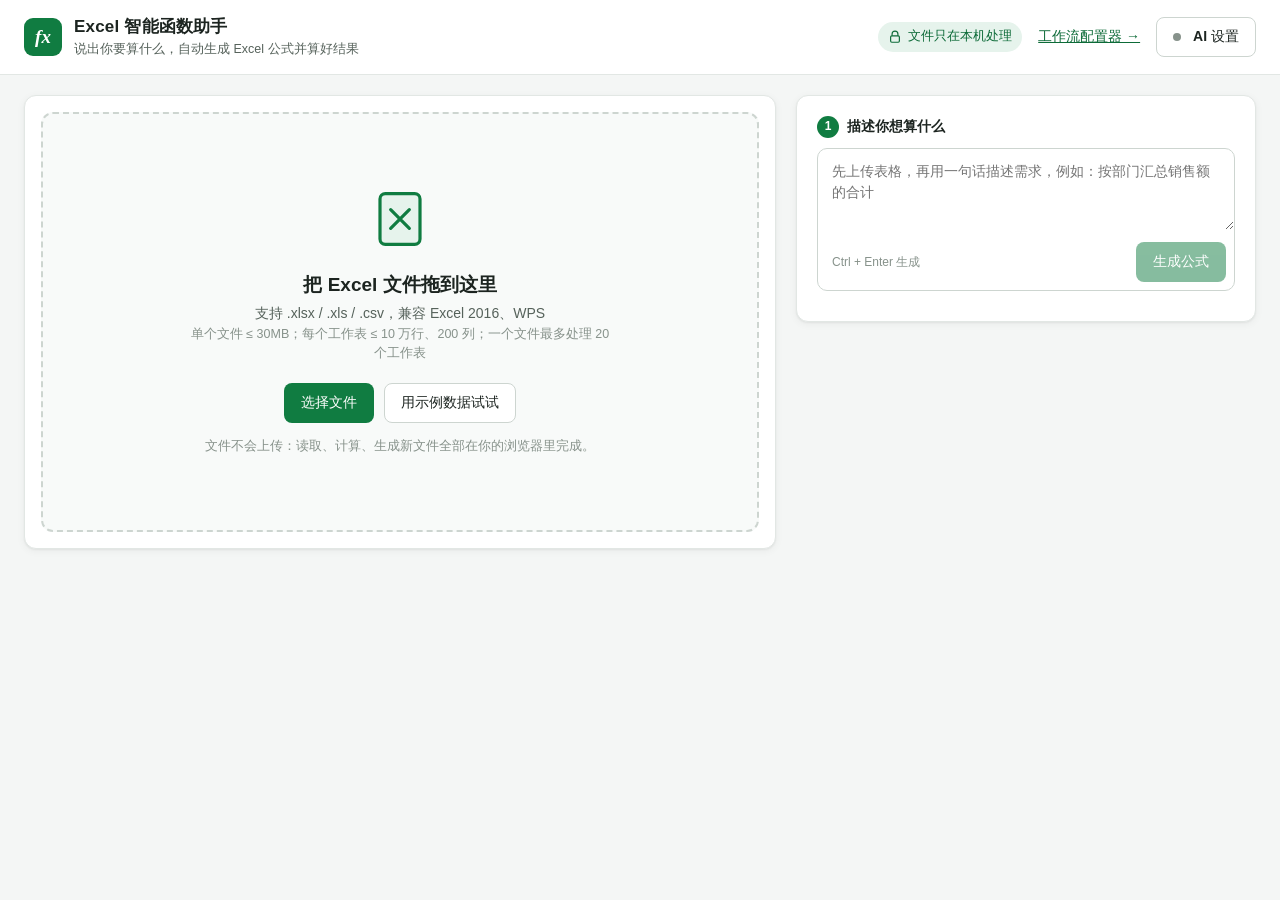
<file: index.html>
<!doctype html>
<html lang="zh-CN">
<head>
  <meta charset="utf-8">
  <meta name="viewport" content="width=device-width, initial-scale=1">
  <title>Excel 智能函数助手</title>
  <link rel="icon" href="data:image/svg+xml,%3Csvg xmlns='http://www.w3.org/2000/svg' viewBox='0 0 32 32'%3E%3Crect width='32' height='32' rx='7' fill='%23107c41'/%3E%3Ctext x='16' y='22' font-family='Georgia,serif' font-style='italic' font-size='16' fill='white' text-anchor='middle'%3Efx%3C/text%3E%3C/svg%3E">
  <link rel="stylesheet" href="css/app.css">
</head>
<body>
  <header class="topbar">
    <div class="brand">
      <span class="logo" aria-hidden="true">fx</span>
      <div>
        <h1>Excel 智能函数助手</h1>
        <p>说出你要算什么，自动生成 Excel 公式并算好结果</p>
      </div>
    </div>
    <div class="topbar-right">
      <span class="privacy" title="文件只在你的浏览器里读取和计算，不会上传到任何服务器">
        <svg viewBox="0 0 24 24" aria-hidden="true"><path d="M7 10V7a5 5 0 0 1 10 0v3"/><rect x="4.5" y="10" width="15" height="11" rx="2"/></svg>
        文件只在本机处理
      </span>
      <a class="btn btn-text" href="workflow.html" title="多文件、多步骤的重复处理：配置一次，以后在本机一键执行">工作流配置器 →</a>
      <button id="btnSettings" class="btn btn-ghost" type="button">
        <span class="ai-dot" id="aiDot"></span><span id="aiLabel">AI 设置</span>
      </button>
    </div>
  </header>

  <main class="layout">
    <!-- 数据区 -->
    <section class="panel data-panel" aria-label="数据">
      <div id="dropzone" class="dropzone" tabindex="0">
        <input type="file" id="fileInput" accept=".xlsx,.xlsm,.xls,.csv,.tsv,.txt" hidden>
        <div class="drop-inner">
          <div class="drop-icon" aria-hidden="true">
            <svg viewBox="0 0 48 48"><rect x="9" y="5" width="30" height="38" rx="4"/><path d="M17 17l14 14M31 17L17 31"/></svg>
          </div>
          <h2>把 Excel 文件拖到这里</h2>
          <p>支持 .xlsx / .xls / .csv，兼容 Excel 2016、WPS</p>
          <p class="drop-note" id="limitNote"></p>
          <div class="drop-actions">
            <button class="btn btn-primary" id="btnPick" type="button">选择文件</button>
            <button class="btn btn-ghost" id="btnSample" type="button">用示例数据试试</button>
          </div>
          <p class="drop-note">文件不会上传：读取、计算、生成新文件全部在你的浏览器里完成。</p>
        </div>
      </div>

      <div id="dataView" class="data-view" hidden>
        <div class="file-bar">
          <div class="file-info">
            <span class="file-icon" aria-hidden="true">xlsx</span>
            <div>
              <div class="file-name" id="fileName"></div>
              <div class="file-meta" id="fileMeta"></div>
            </div>
          </div>
          <button class="btn btn-ghost btn-sm" id="btnReplace" type="button">更换文件</button>
        </div>
        <div class="sheet-tabs" id="sheetTabs" role="tablist"></div>
        <div class="sheet-meta" id="sheetMeta"></div>
        <div class="table-wrap" id="tableWrap"></div>
      </div>
    </section>

    <!-- 助手区 -->
    <section class="panel assist-panel" aria-label="生成公式">
      <div class="step">
        <div class="step-title"><span class="step-no">1</span>描述你想算什么</div>
        <div class="ask-box" id="askBox">
          <textarea id="reqInput" rows="3" placeholder="先上传表格，再用一句话描述需求，例如：按部门汇总销售额的合计" disabled></textarea>
          <div class="ask-foot">
            <span class="hint" id="askHint">Ctrl + Enter 生成</span>
            <button class="btn btn-primary" id="btnGenerate" type="button" disabled>生成公式</button>
          </div>
        </div>
        <div class="chips" id="exampleChips"></div>
      </div>

      <div id="resultArea" class="result-area" aria-live="polite"></div>

      <div class="step" id="appliedStep" hidden>
        <div class="step-title"><span class="step-no">2</span>已添加的计算 <span class="count" id="appliedCount"></span></div>
        <ul class="applied" id="appliedList"></ul>
      </div>

      <div class="step" id="exportStep" hidden>
        <div class="step-title"><span class="step-no">3</span>下载结果</div>
        <div class="seg" role="radiogroup" aria-label="输出模式">
          <button type="button" role="radio" class="seg-btn active" data-mode="value" aria-checked="true">结果值</button>
          <button type="button" role="radio" class="seg-btn" data-mode="formula" aria-checked="false">公式</button>
        </div>
        <p class="mode-desc" id="modeDesc"></p>
        <button class="btn btn-primary btn-block" id="btnDownload" type="button">下载 .xlsx</button>
        <p class="export-note" id="exportNote"></p>
      </div>
    </section>
  </main>

  <dialog id="settingsDlg" class="dialog">
    <form method="dialog" id="settingsForm">
      <h2>AI 设置 <span class="muted">（可选）</span></h2>
      <p class="dlg-intro">常见需求用内置模板就能完成，不需要 AI。遇到模板理解不了的需求，可以接入国内大模型生成公式（需要你自己的 API Key，按用量计费）。</p>
      <label class="field">
        <span>服务商</span>
        <select id="setProvider"></select>
      </label>
      <label class="field">
        <span id="keyLabel">API Key</span>
        <input type="password" id="setKey" autocomplete="off" placeholder="sk-…" spellcheck="false">
        <small id="keyWhere"></small>
      </label>
      <label class="field">
        <span>模型</span>
        <select id="setModel"></select>
      </label>
      <label class="field" id="customModelField" hidden>
        <span>模型名称</span>
        <input type="text" id="setCustomModel" placeholder="填写服务商文档中的模型名" spellcheck="false">
      </label>
      <details class="adv">
        <summary>高级</summary>
        <label class="field" id="wsField">
          <span>工作空间 ID（可选）</span>
          <input type="text" id="setWorkspace" placeholder="百炼要求使用工作空间专属地址时填写" spellcheck="false">
        </label>
        <label class="field">
          <span>接口地址（留空使用官方地址）</span>
          <input type="url" id="setBase" spellcheck="false">
        </label>
      </details>
      <label class="field">
        <span>每天最多调用 AI 次数（0 表示不限）</span>
        <input type="number" id="setDaily" min="0" max="10000" step="1" inputmode="numeric">
        <small id="usageLine"></small>
      </label>
      <label class="check">
        <input type="checkbox" id="setSamples">
        <span>把每列的少量示例值一起发给 AI（理解更准确；关闭后只发送列名和类型）</span>
      </label>
      <p class="dlg-privacy">使用 AI 时，会把<b>列名、数据类型、行数</b>、你写的<b>需求</b>（以及勾选时的少量示例值）发送给所选服务商（DeepSeek 或阿里云）；文件本身不会上传。身份证号、手机号、姓名这类列始终不发送示例值。</p>
      <div class="dlg-actions">
        <button type="button" class="btn btn-ghost" id="btnClearKey">清除 Key</button>
        <span class="spacer"></span>
        <button type="button" class="btn btn-ghost" id="btnCancelSet">取消</button>
        <button type="submit" class="btn btn-primary" id="btnSaveSet">保存</button>
      </div>
    </form>
  </dialog>

  <div class="toast" id="toast" role="status" aria-live="polite"></div>

  <script src="vendor/xlsx.full.min.js"></script>
  <script src="vendor/exceljs.min.js"></script>
  <script src="vendor/hyperformula.full.min.js"></script>
  <script src="js/limits.js"></script>
  <script src="js/util.js"></script>
  <script src="js/functions.js"></script>
  <script src="js/formula.js"></script>
  <script src="js/hf-plugins.js"></script>
  <script src="js/workbook.js"></script>
  <script src="js/templates.js"></script>
  <script src="js/llm.js"></script>
  <script src="js/exporter.js"></script>
  <script src="js/samples.js"></script>
  <script src="js/app.js"></script>
</body>
</html>
</file>
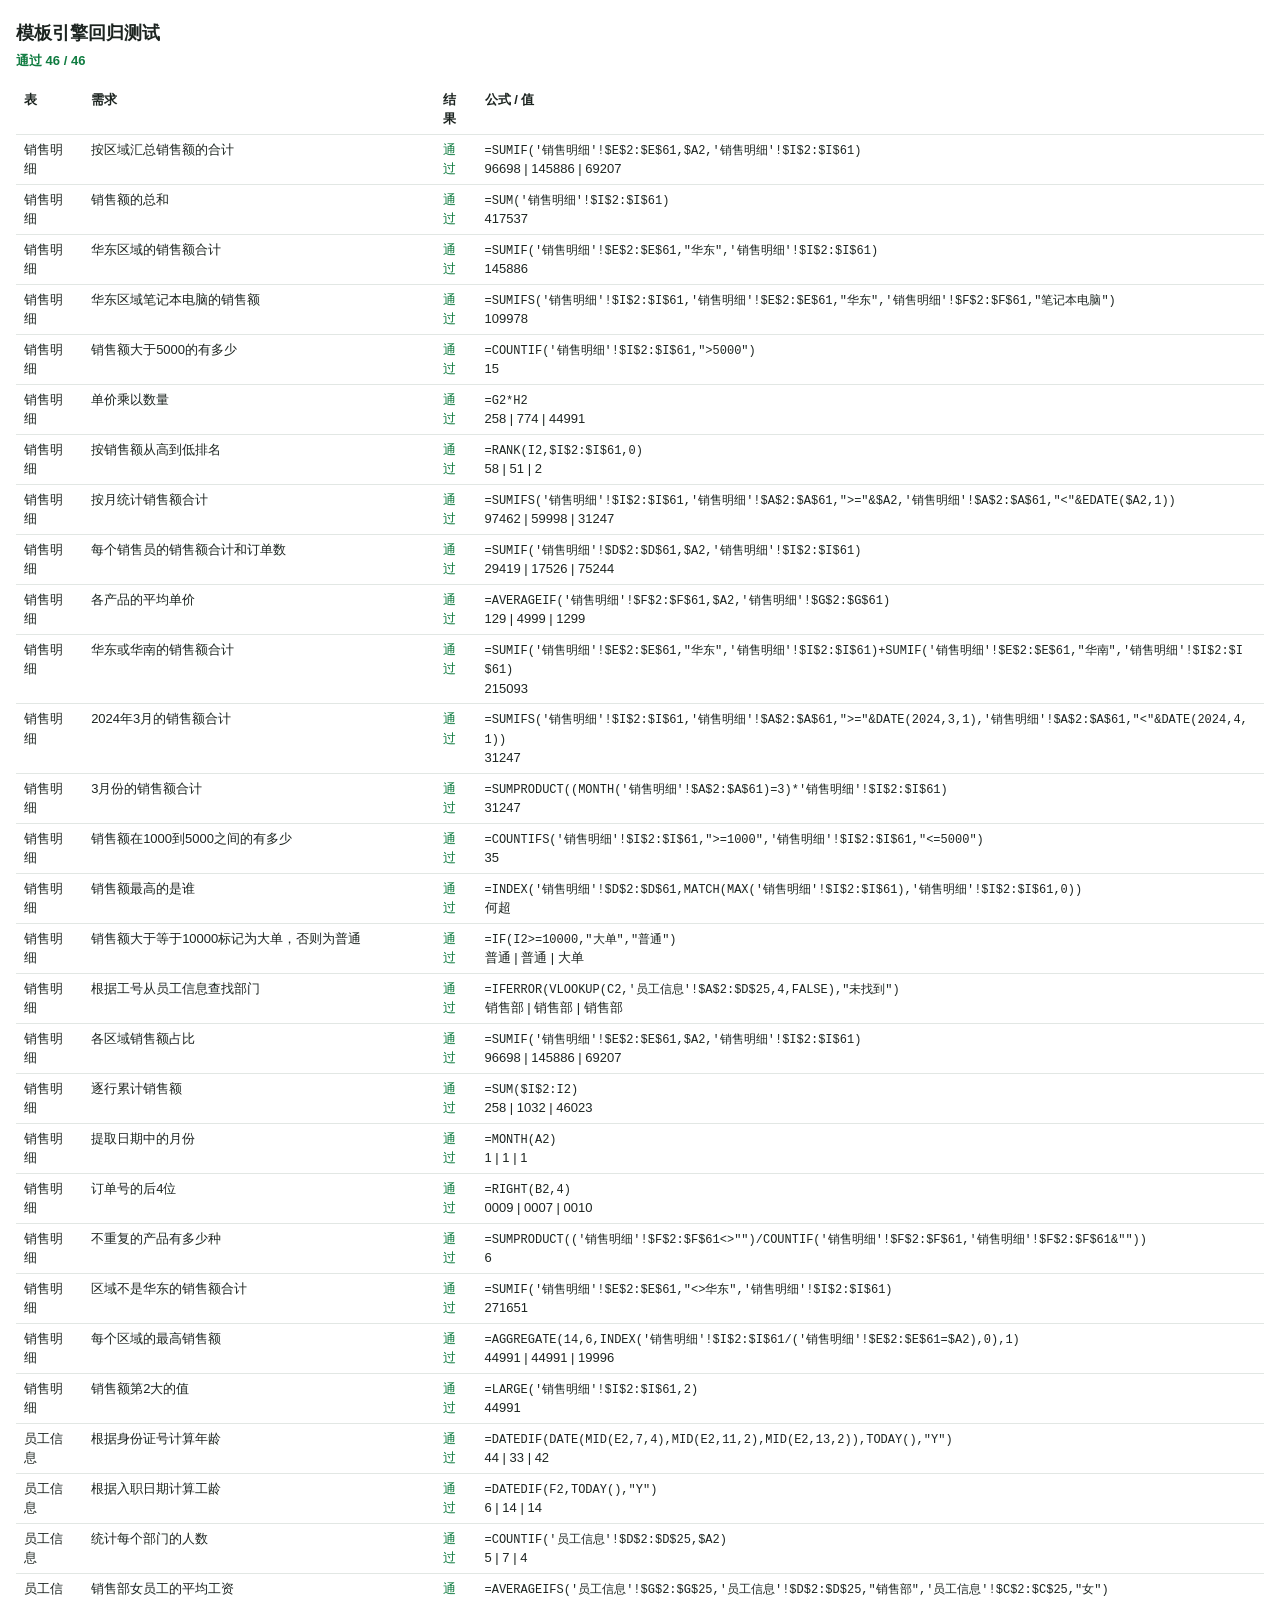
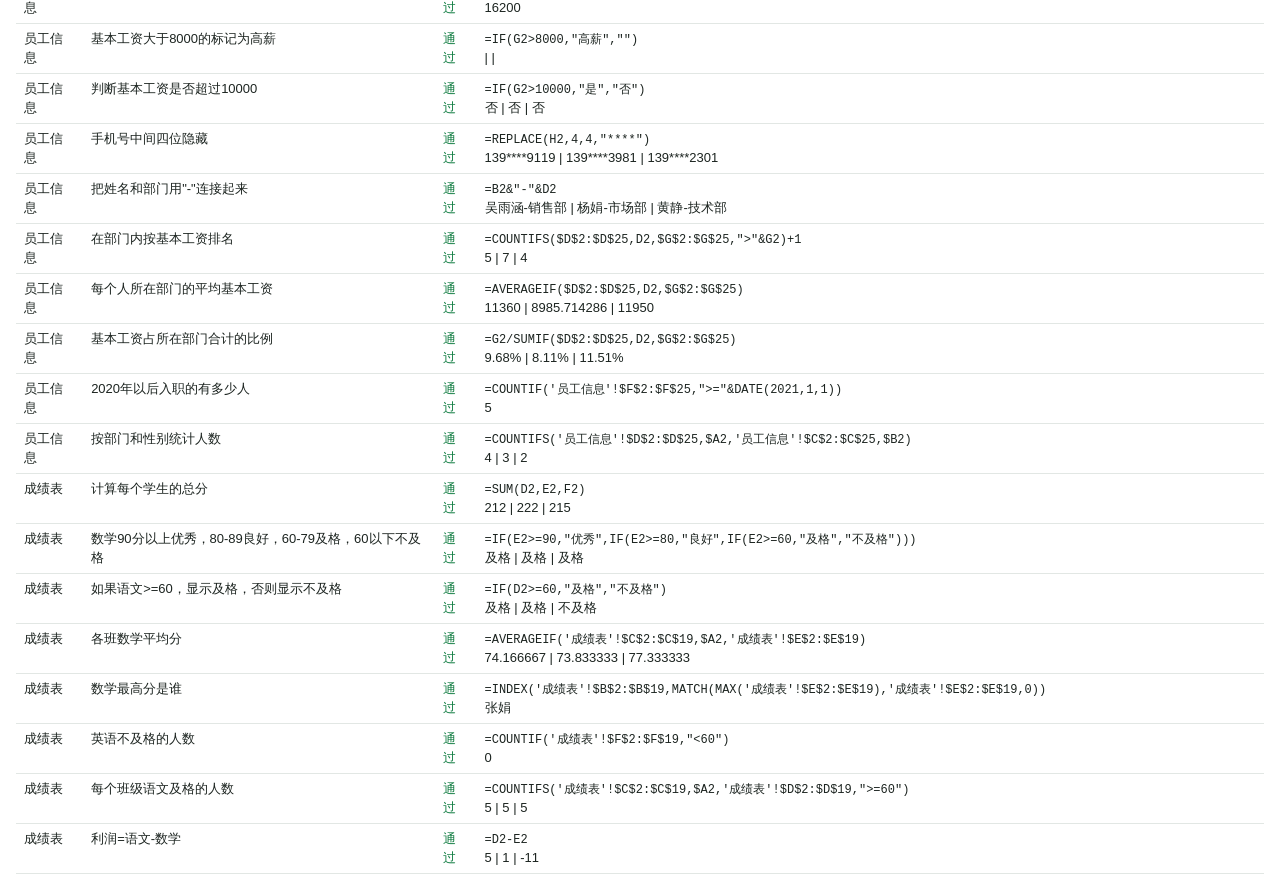
<file: tests.html>
<!doctype html>
<html lang="zh-CN">
<head>
  <meta charset="utf-8">
  <meta name="viewport" content="width=device-width, initial-scale=1">
  <title>模板回归测试</title>
  <style>
    :root { --ok: #107c41; --bad: #b42318; --bg: #fff; --text: #1c2420; --line: #e2e7e4; }
    @media (prefers-color-scheme: dark) { :root:not([data-theme="light"]) { --bg: #161a18; --text: #e6ebe8; --line: #2c3430; --ok: #4ccb84; --bad: #f2877d; } }
    :root[data-theme="dark"] { --bg: #161a18; --text: #e6ebe8; --line: #2c3430; --ok: #4ccb84; --bad: #f2877d; }
    body { margin: 0; padding: 20px 16px; background: var(--bg); color: var(--text); font: 13px/1.5 -apple-system, "Segoe UI", "Microsoft YaHei", sans-serif; }
    h1 { font-size: 18px; margin: 0 0 4px; }
    #sum { margin: 0 0 14px; font-weight: 600; }
    .wrap { overflow-x: auto; }
    table { border-collapse: collapse; width: 100%; }
    td, th { border-bottom: 1px solid var(--line); padding: 5px 8px; text-align: left; vertical-align: top; }
    code { font: 12px Consolas, monospace; word-break: break-all; }
    .ok { color: var(--ok); } .bad { color: var(--bad); font-weight: 600; }
  </style>
</head>
<body>
  <h1>模板引擎回归测试</h1>
  <p id="sum">运行中…</p>
  <div class="wrap"><table><thead><tr><th>表</th><th>需求</th><th>结果</th><th>公式 / 值</th></tr></thead><tbody id="rows"></tbody></table></div>

  <script src="vendor/xlsx.full.min.js"></script>
  <script src="vendor/exceljs.min.js"></script>
  <script src="vendor/hyperformula.full.min.js"></script>
  <script src="js/limits.js"></script>
  <script src="js/util.js"></script>
  <script src="js/functions.js"></script>
  <script src="js/formula.js"></script>
  <script src="js/hf-plugins.js"></script>
  <script src="js/workbook.js"></script>
  <script src="js/templates.js"></script>
  <script src="js/samples.js"></script>
  <script>
  (async function () {
    // [工作表, 需求, 期望类型, 期望公式（正则，匹配第一条公式）]
    const S = '销售明细', E = '员工信息', G = '成绩表';
    const CASES = [
      [S, '按区域汇总销售额的合计', 'group', /^=SUMIF\(.*\$E\$2:\$E\$61,\$A2,.*\$I\$2:\$I\$61\)$/],
      [S, '销售额的总和', 'scalar', /^=SUM\(.*\$I\$2:\$I\$61\)$/],
      [S, '华东区域的销售额合计', 'scalar', /^=SUMIF\(.*"华东"/],
      [S, '华东区域笔记本电脑的销售额', 'scalar', /^=SUMIFS\(.*"华东".*"笔记本电脑"/],
      [S, '销售额大于5000的有多少', 'scalar', /^=COUNTIF\(.*">5000"\)$/],
      [S, '单价乘以数量', 'column', /^=G2\*H2$/],
      [S, '按销售额从高到低排名', 'column', /^=RANK\(I2,\$I\$2:\$I\$61,0\)$/],
      [S, '按月统计销售额合计', 'group', /EDATE\(\$A2,1\)/],
      [S, '每个销售员的销售额合计和订单数', 'group', /^=SUMIF\(/],
      [S, '各产品的平均单价', 'group', /^=AVERAGEIF\(/],
      [S, '华东或华南的销售额合计', 'scalar', /"华东".*\+SUMIF\(.*"华南"/],
      [S, '2024年3月的销售额合计', 'scalar', /DATE\(2024,3,1\).*DATE\(2024,4,1\)/],
      [S, '3月份的销售额合计', 'scalar', /^=SUMPRODUCT\(\(MONTH\(/],
      [S, '销售额在1000到5000之间的有多少', 'scalar', /^=COUNTIFS\(.*">=1000".*"<=5000"/],
      [S, '销售额最高的是谁', 'scalar', /^=INDEX\(.*MATCH\(MAX\(/],
      [S, '销售额大于等于10000标记为大单，否则为普通', 'column', /^=IF\(I2>=10000,"大单","普通"\)$/],
      [S, '根据工号从员工信息查找部门', 'column', /^=IFERROR\(VLOOKUP\(C2,'员工信息'!\$A\$2:\$D\$25,4,FALSE\),"未找到"\)$/],
      [S, '各区域销售额占比', 'group', /^=SUMIF\(/],
      [S, '逐行累计销售额', 'column', /^=SUM\(\$I\$2:I2\)$/],
      [S, '提取日期中的月份', 'column', /^=MONTH\(A2\)$/],
      [S, '订单号的后4位', 'column', /^=RIGHT\(B2,4\)$/],
      [S, '不重复的产品有多少种', 'scalar', /^=SUMPRODUCT\(\(.*<>""\)\/COUNTIF\(/],
      [S, '区域不是华东的销售额合计', 'scalar', /"<>华东"/],
      [S, '每个区域的最高销售额', 'group', /^=AGGREGATE\(14,6,/],
      [S, '销售额第2大的值', 'scalar', /^=LARGE\(.*,2\)$/],
      [E, '根据身份证号计算年龄', 'column', /^=DATEDIF\(DATE\(MID\(E2,7,4\)/],
      [E, '根据入职日期计算工龄', 'column', /^=DATEDIF\(F2,TODAY\(\),"Y"\)$/],
      [E, '统计每个部门的人数', 'group', /^=COUNTIF\(.*\$D\$2:\$D\$25,\$A2\)$/],
      [E, '销售部女员工的平均工资', 'scalar', /^=AVERAGEIFS\(.*"销售部".*"女"/],
      [E, '基本工资大于8000的标记为高薪', 'column', /^=IF\(G2>8000,"高薪",""\)$/],
      [E, '判断基本工资是否超过10000', 'column', /^=IF\(G2>10000,"是","否"\)$/],
      [E, '手机号中间四位隐藏', 'column', /^=REPLACE\(H2,4,4,"\*\*\*\*"\)$/],
      [E, '把姓名和部门用"-"连接起来', 'column', /^=B2&"-"&D2$/],
      [E, '在部门内按基本工资排名', 'column', /^=COUNTIFS\(\$D\$2:\$D\$25,D2,\$G\$2:\$G\$25,">"&G2\)\+1$/],
      [E, '每个人所在部门的平均基本工资', 'column', /^=AVERAGEIF\(\$D\$2:\$D\$25,D2,\$G\$2:\$G\$25\)$/],
      [E, '基本工资占所在部门合计的比例', 'column', /^=G2\/SUMIF\(/],
      [E, '2020年以后入职的有多少人', 'scalar', /DATE\(2021,1,1\)/],
      [E, '按部门和性别统计人数', 'group', /^=COUNTIFS\(.*\$A2.*\$B2\)$/],
      [G, '计算每个学生的总分', 'column', /^=SUM\(D2,E2,F2\)$/],
      [G, '数学90分以上优秀，80-89良好，60-79及格，60以下不及格', 'column', /^=IF\(E2>=90,"优秀",IF\(E2>=80,"良好",IF\(E2>=60,"及格","不及格"\)\)\)$/],
      [G, '如果语文>=60，显示及格，否则显示不及格', 'column', /^=IF\(D2>=60,"及格","不及格"\)$/],
      [G, '各班数学平均分', 'group', /^=AVERAGEIF\(/],
      [G, '数学最高分是谁', 'scalar', /^=INDEX\(/],
      [G, '英语不及格的人数', 'scalar', /"<60"/],
      [G, '每个班级语文及格的人数', 'group', /^=COUNTIFS\(.*">=60"\)$/],
      [G, '利润=语文-数学', 'column', /^=D2-E2$/],
    ];
    const buf = EFA.Samples.buildSampleWorkbook();
    const wb = EFA.Workbook.fromBuffer(buf, '示例数据.xlsx', 'xlsx');
    const tbody = document.getElementById('rows');
    let pass = 0;
    for (const [sn, req, kind, re] of CASES) {
      const sheet = wb.sheets.find(s => s.name === sn);
      let ok = false, detail = '';
      try {
        const plan = EFA.Templates.match(req, wb, sheet).plan;
        if (!plan) detail = '没有匹配到模板';
        else {
          const op = EFA.Workbook.applyPending(wb, plan);
          const f = op.outputs[0].sampleFormula;
          const v = op.outputs[0].values.slice(0, 3).map(x => EFA.Workbook.formatValue(x, op.outputs[0].format)).join(' | ');
          ok = op.kind === kind && re.test(f) && !op.outputs.some(o => o.errors.counts['#ERROR!'] || o.errors.counts['#NAME?']);
          detail = '<code>' + EFA.U.escapeHtml(f) + '</code><br>' + EFA.U.escapeHtml(v) + (op.kind !== kind ? '<br>类型：' + op.kind + '（期望 ' + kind + '）' : '');
          EFA.Workbook.discardPending(wb);
        }
      } catch (e) { detail = '出错：' + EFA.U.escapeHtml(e.message); EFA.Workbook.discardPending(wb); }
      if (ok) pass++;
      tbody.insertAdjacentHTML('beforeend', '<tr><td>' + sn + '</td><td>' + EFA.U.escapeHtml(req) + '</td><td class="' + (ok ? 'ok">通过' : 'bad">失败') + '</td><td>' + detail + '</td></tr>');
    }
    const sum = document.getElementById('sum');
    sum.textContent = '通过 ' + pass + ' / ' + CASES.length;
    sum.className = pass === CASES.length ? 'ok' : 'bad';
    window.TEST_RESULT = { pass, total: CASES.length };
  })();
  </script>
</body>
</html>
</file>
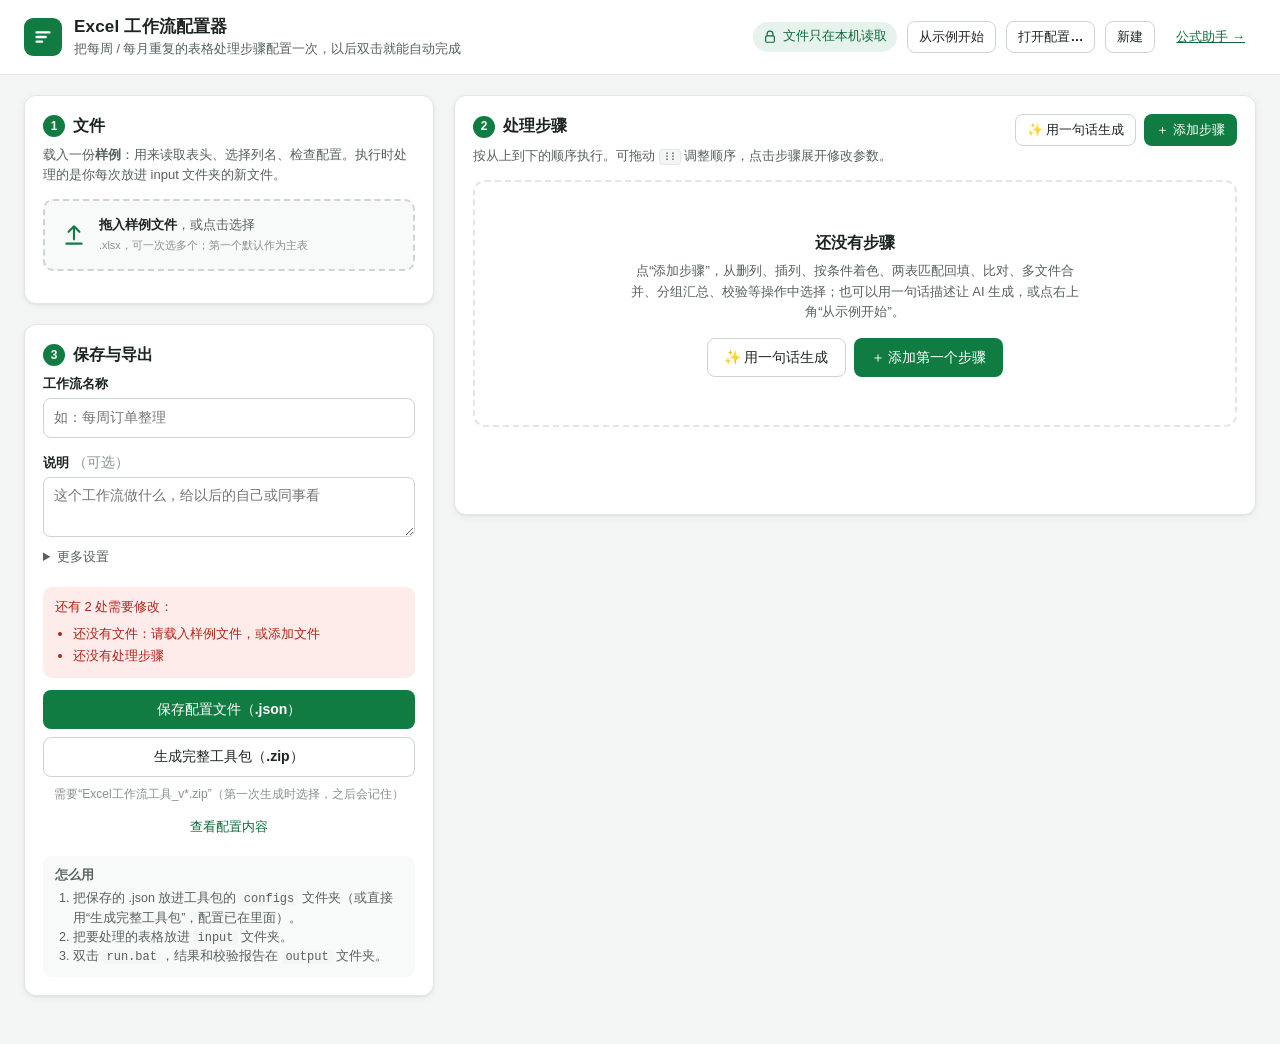
<file: workflow.html>
<!doctype html>
<html lang="zh-CN">
<head>
  <meta charset="utf-8">
  <meta name="viewport" content="width=device-width, initial-scale=1">
  <title>Excel 工作流配置器</title>
  <link rel="icon" href="data:image/svg+xml,%3Csvg xmlns='http://www.w3.org/2000/svg' viewBox='0 0 32 32'%3E%3Crect width='32' height='32' rx='7' fill='%23107c41'/%3E%3Cpath d='M9 10h14M9 16h10M9 22h6' stroke='white' stroke-width='2.6' stroke-linecap='round'/%3E%3C/svg%3E">
  <link rel="stylesheet" href="css/app.css">
  <link rel="stylesheet" href="css/workflow.css">
</head>
<body>
  <header class="topbar">
    <div class="brand">
      <span class="logo wf-logo" aria-hidden="true">
        <svg viewBox="0 0 24 24"><path d="M5 7h14M5 12h10M5 17h6"/></svg>
      </span>
      <div>
        <h1>Excel 工作流配置器</h1>
        <p>把每周 / 每月重复的表格处理步骤配置一次，以后双击就能自动完成</p>
      </div>
    </div>
    <div class="topbar-right">
      <span class="privacy" title="样例文件只在你的浏览器里读取表头等结构，不会上传到任何服务器">
        <svg viewBox="0 0 24 24" aria-hidden="true"><path d="M7 10V7a5 5 0 0 1 10 0v3"/><rect x="4.5" y="10" width="15" height="11" rx="2"/></svg>
        文件只在本机读取
      </span>
      <details class="menu" id="exampleMenu">
        <summary class="btn btn-ghost btn-sm">从示例开始</summary>
        <div class="menu-pop" id="exampleList"></div>
      </details>
      <button id="btnOpen" class="btn btn-ghost btn-sm" type="button">打开配置…</button>
      <button id="btnNew" class="btn btn-ghost btn-sm" type="button">新建</button>
      <a class="btn btn-text btn-sm" href="index.html" id="linkV1">公式助手 →</a>
      <input type="file" id="openInput" accept=".json,application/json" hidden>
    </div>
  </header>

  <main class="wf-layout">
    <!-- ① 文件 -->
    <section class="panel wf-panel area-files" aria-labelledby="hFiles">
      <h2 class="panel-title" id="hFiles"><span class="step-no">1</span>文件<span class="count" id="fileCount"></span></h2>
      <p class="panel-intro">载入一份<b>样例</b>：用来读取表头、选择列名、检查配置。执行时处理的是你每次放进 input 文件夹的新文件。</p>
      <div id="fileDrop" class="drop-mini" tabindex="0" role="button" aria-label="选择或拖入样例 Excel 文件">
        <input type="file" id="fileInput" accept=".xlsx,.xlsm" multiple hidden>
        <svg viewBox="0 0 24 24" aria-hidden="true"><path d="M12 16V4M7 9l5-5 5 5M5 20h14"/></svg>
        <div><b>拖入样例文件</b>，或点击选择<br><small>.xlsx，可一次选多个；第一个默认作为主表</small></div>
      </div>
      <div id="fileList" class="file-list"></div>
    </section>

    <!-- ② 步骤 -->
    <section class="panel wf-panel area-steps" aria-labelledby="hSteps">
      <div class="panel-head">
        <h2 class="panel-title" id="hSteps"><span class="step-no">2</span>处理步骤<span class="count" id="stepCount"></span></h2>
        <div class="row">
          <button id="btnAi" class="btn btn-ghost btn-sm" type="button" title="用一句话描述流程，由 AI 生成步骤，确认后加入（需要 API Key）">✨ 用一句话生成</button>
          <button id="btnAddStep" class="btn btn-primary btn-sm" type="button">＋ 添加步骤</button>
        </div>
      </div>
      <p class="panel-intro">按从上到下的顺序执行。可拖动 <span class="kbd">⋮⋮</span> 调整顺序，点击步骤展开修改参数。</p>
      <ol id="stepList" class="step-list"></ol>
      <div id="stepsEmpty" class="steps-empty" hidden>
        <h3>还没有步骤</h3>
        <p>点“添加步骤”，从删列、插列、按条件着色、两表匹配回填、比对、多文件合并、分组汇总、校验等操作中选择；也可以用一句话描述让 AI 生成，或点右上角“从示例开始”。</p>
        <div class="row" style="justify-content:center">
          <button class="btn btn-ghost" type="button" id="btnAiFirst">✨ 用一句话生成</button>
          <button class="btn btn-primary" type="button" id="btnAddFirst">＋ 添加第一个步骤</button>
        </div>
      </div>
    </section>

    <!-- ③ 导出 -->
    <section class="panel wf-panel area-export" aria-labelledby="hExport">
      <h2 class="panel-title" id="hExport"><span class="step-no">3</span>保存与导出</h2>
      <label class="field"><span>工作流名称</span><input id="cfgName" placeholder="如：每周订单整理"></label>
      <label class="field"><span>说明 <span class="muted">（可选）</span></span><textarea id="cfgDesc" rows="2" placeholder="这个工作流做什么，给以后的自己或同事看"></textarea></label>
      <details class="adv">
        <summary>更多设置</summary>
        <label class="field"><span>结果文件名</span><input id="cfgOutput" class="mono" placeholder="{main}_处理结果_{time}.xlsx">
          <small>{main} 主表文件名 · {name} 工作流名称 · {date} 日期 · {time} 日期时间</small></label>
        <label class="field"><span>公式重算校验</span>
          <select id="cfgRecalc">
            <option value="auto">自动：本机有 Excel/WPS 就重算并检查错误值（推荐）</option>
            <option value="off">关闭：只检查公式写法</option>
            <option value="required">必须：没有 Excel/WPS 就报错</option>
          </select></label>
      </details>
      <div id="checkBox" class="check-box" aria-live="polite"></div>
      <div class="export-actions">
        <button id="btnSave" class="btn btn-primary btn-block" type="button">保存配置文件（.json）</button>
        <button id="btnPackage" class="btn btn-ghost btn-block" type="button">生成完整工具包（.zip）</button>
        <div class="toolkit-line" id="toolkitLine"></div>
        <button id="btnJson" class="btn btn-text btn-sm" type="button">查看配置内容</button>
        <input type="file" id="toolkitInput" accept=".zip,application/zip" hidden>
      </div>
      <div class="howto">
        <b>怎么用</b>
        <ol>
          <li>把保存的 .json 放进工具包的 <code>configs</code> 文件夹（或直接用“生成完整工具包”，配置已在里面）。</li>
          <li>把要处理的表格放进 <code>input</code> 文件夹。</li>
          <li>双击 <code>run.bat</code>，结果和校验报告在 <code>output</code> 文件夹。</li>
        </ol>
      </div>
    </section>
  </main>

  <!-- 选择操作 -->
  <dialog id="opDialog" class="dialog op-dialog">
    <form method="dialog">
      <h2>添加步骤</h2>
      <p class="dlg-intro">选择一个操作，添加后在步骤里填写参数。</p>
      <div id="opGroups" class="op-groups"></div>
      <div class="dlg-actions"><span class="spacer"></span><button class="btn btn-ghost" value="cancel">取消</button></div>
    </form>
  </dialog>

  <!-- AI 生成步骤 -->
  <dialog id="aiDialog" class="dialog ai-dialog">
    <form method="dialog">
      <h2>用一句话生成步骤 <span class="muted">（AI）</span></h2>
      <p class="dlg-intro">描述你要对表格做的处理，AI 会从内置操作里组合出步骤。生成的步骤会按同样的规则检查，由你勾选确认后才加入。AI 只生成配置，不生成也不运行任何程序。</p>
      <div id="aiNoKey" class="notice info" hidden>还没有设置 API Key（DeepSeek 或通义千问）。<button type="button" class="btn btn-text btn-sm" id="aiSetKey">去设置</button></div>
      <div id="aiNoSample" class="notice warn" hidden>还没有载入样例文件：AI 不知道表格有哪些列，生成的步骤可能用错列名。建议先在左侧载入样例。</div>
      <label class="field"><span>要做的处理</span>
        <textarea id="aiRequest" rows="4" placeholder="例如：删掉内部备注列；用客户编码匹配客户档案，把区域写到最后；金额大于 1 万的行标黄；最后按区域汇总金额。"></textarea></label>
      <div class="row ai-row">
        <select id="aiMode" class="in">
          <option value="append">生成的步骤接在现有步骤后面</option>
          <option value="replace">替换现有的全部步骤</option>
        </select>
        <span class="spacer"></span>
        <button type="button" class="btn btn-primary" id="aiGo">生成</button>
      </div>
      <div id="aiStatus" class="ai-status" aria-live="polite"></div>
      <div id="aiResult" class="ai-result"></div>
      <div class="dlg-actions">
        <button type="button" class="btn btn-text btn-sm" id="aiSettings">AI 设置</button>
        <span class="spacer"></span>
        <button class="btn btn-ghost" value="cancel">关闭</button>
        <button type="button" class="btn btn-primary" id="aiApply" hidden>加入选中的步骤</button>
      </div>
    </form>
  </dialog>

  <!-- 查看 JSON -->
  <dialog id="jsonDialog" class="dialog json-dialog">
    <form method="dialog">
      <h2>配置内容 <span class="muted">（excel-workflow/1）</span></h2>
      <p class="dlg-intro">这就是保存出来的配置文件。执行器只按它执行内置操作，不包含任何程序代码。</p>
      <pre id="jsonView" class="json-view"></pre>
      <div class="dlg-actions">
        <button class="btn btn-ghost" type="button" id="btnCopyJson">复制</button>
        <span class="spacer"></span>
        <button class="btn btn-primary" value="ok">关闭</button>
      </div>
    </form>
  </dialog>

  <div id="toast" class="toast" role="status" aria-live="polite"></div>

  <script src="vendor/xlsx.full.min.js"></script>
  <script src="js/limits.js"></script>
  <script src="js/util.js"></script>
  <script src="js/llm.js"></script>
  <script src="js/ai-settings.js"></script>
  <script src="js/wf-catalog.js"></script>
  <script src="js/wf-examples.js"></script>
  <script src="js/wf-files.js"></script>
  <script src="js/wf-model.js"></script>
  <script src="js/wf-fields.js"></script>
  <script src="js/wf-zip.js"></script>
  <script src="js/wf-ai.js"></script>
  <script src="js/wf-app.js"></script>
</body>
</html>
</file>
<file: css/app.css>
:root {
  --bg: #f4f6f5;
  --surface: #ffffff;
  --surface-2: #f8faf9;
  --border: #e2e7e4;
  --border-strong: #cdd5d0;
  --text: #1c2420;
  --text-2: #56625b;
  --text-3: #87928b;
  --accent: #107c41;
  --accent-hover: #0c6634;
  --accent-soft: #e6f3ec;
  --accent-text: #0d6b38;
  --new-col: #eef8f1;
  --new-col-head: #d6efdf;
  --warn: #9a6200;
  --warn-soft: #fff6e0;
  --danger: #b42318;
  --danger-soft: #fdecea;
  --info-soft: #eef4fb;
  --code-bg: #f3f6f4;
  --fx-f: #0b6bcb;
  --fx-r: #0d7a3d;
  --fx-s: #a3470d;
  --fx-n: #7c3aed;
  --shadow: 0 1px 2px rgba(16, 24, 20, .05), 0 2px 8px rgba(16, 24, 20, .05);
  --radius: 12px;
  --font: -apple-system, BlinkMacSystemFont, "Segoe UI", "PingFang SC", "Hiragino Sans GB", "Microsoft YaHei", "Noto Sans SC", sans-serif;
  --mono: "Cascadia Mono", "JetBrains Mono", Consolas, "SFMono-Regular", Menlo, monospace;
}
@media (prefers-color-scheme: dark) {
  :root:not([data-theme="light"]) {
    --bg: #121614;
    --surface: #1a1f1c;
    --surface-2: #1f2522;
    --border: #2c3430;
    --border-strong: #3a443f;
    --text: #e6ebe8;
    --text-2: #a9b4ae;
    --text-3: #7d8983;
    --accent: #2fa463;
    --accent-hover: #3bb872;
    --accent-soft: #1d3326;
    --accent-text: #6fd39b;
    --new-col: #1b2c22;
    --new-col-head: #224030;
    --warn: #f0b75a;
    --warn-soft: #33290f;
    --danger: #f2877d;
    --danger-soft: #3a1d1a;
    --info-soft: #1b2633;
    --code-bg: #141916;
    --fx-f: #6cb4ff;
    --fx-r: #6fd39b;
    --fx-s: #f0a56c;
    --fx-n: #c4a6ff;
    --shadow: 0 1px 2px rgba(0, 0, 0, .3);
  }
}

* { box-sizing: border-box; }
html, body { margin: 0; }
body {
  background: var(--bg);
  color: var(--text);
  font: 14px/1.55 var(--font);
  -webkit-font-smoothing: antialiased;
}
button, input, select, textarea { font: inherit; color: inherit; }
[hidden] { display: none !important; }

/* ---------- 顶栏 ---------- */
.topbar {
  display: flex; align-items: center; justify-content: space-between; gap: 16px;
  padding: 14px 24px;
  background: var(--surface);
  border-bottom: 1px solid var(--border);
  position: sticky; top: 0; z-index: 20;
}
.brand { display: flex; align-items: center; gap: 12px; min-width: 0; }
.logo {
  flex: none; width: 38px; height: 38px; border-radius: 9px;
  background: var(--accent); color: #fff;
  display: grid; place-items: center;
  font: italic 600 19px/1 Georgia, "Times New Roman", serif;
}
.brand h1 { margin: 0; font-size: 17px; font-weight: 650; letter-spacing: .2px; }
.brand p { margin: 0; color: var(--text-2); font-size: 12.5px; }
.topbar-right { display: flex; align-items: center; gap: 10px; flex: none; }
.privacy {
  display: inline-flex; align-items: center; gap: 6px;
  font-size: 12.5px; color: var(--accent-text);
  background: var(--accent-soft); padding: 5px 10px; border-radius: 999px;
}
.privacy svg { width: 14px; height: 14px; fill: none; stroke: currentColor; stroke-width: 2; }
.ai-dot { width: 8px; height: 8px; border-radius: 50%; background: var(--text-3); display: inline-block; margin-right: 6px; }
.ai-dot.on { background: var(--accent); box-shadow: 0 0 0 3px var(--accent-soft); }

/* ---------- 按钮 ---------- */
.btn {
  display: inline-flex; align-items: center; justify-content: center; gap: 6px;
  border: 1px solid transparent; border-radius: 8px;
  padding: 8px 16px; font-weight: 550; cursor: pointer;
  transition: background .15s, border-color .15s, color .15s, box-shadow .15s;
  white-space: nowrap;
}
.btn:focus-visible { outline: 2px solid var(--accent); outline-offset: 2px; }
.btn-primary { background: var(--accent); color: #fff; }
.btn-primary:hover:not(:disabled) { background: var(--accent-hover); }
.btn-ghost { background: var(--surface); border-color: var(--border-strong); color: var(--text); }
.btn-ghost:hover:not(:disabled) { border-color: var(--accent); color: var(--accent-text); }
.btn-text { background: none; border: none; color: var(--accent-text); padding: 4px 6px; }
.btn-text:hover { text-decoration: underline; }
.btn-sm { padding: 5px 11px; font-size: 13px; }
.btn-block { width: 100%; }
.btn:disabled { opacity: .5; cursor: not-allowed; }

/* ---------- 布局 ---------- */
.layout {
  display: grid;
  grid-template-columns: minmax(0, 1fr) 460px;
  gap: 20px;
  padding: 20px 24px 40px;
  max-width: 1680px; margin: 0 auto;
  align-items: start;
}
.panel {
  background: var(--surface);
  border: 1px solid var(--border);
  border-radius: var(--radius);
  box-shadow: var(--shadow);
  min-width: 0;
}
.assist-panel { padding: 20px; position: sticky; top: 86px; max-height: calc(100vh - 106px); overflow: auto; }
@media (max-width: 1100px) {
  .layout { grid-template-columns: 1fr; }
  .assist-panel { position: static; max-height: none; }
  .table-wrap { max-height: 380px; min-height: 200px; }
  .data-view { min-height: 0; }
}
@media (max-width: 640px) {
  .topbar { padding: 10px 16px; flex-wrap: wrap; }
  .brand p, .privacy { display: none; }
  .layout { padding: 12px 16px 32px; gap: 14px; }
  .assist-panel { padding: 16px; }
}

/* ---------- 上传区 ---------- */
.dropzone {
  margin: 16px; min-height: 420px;
  border: 2px dashed var(--border-strong); border-radius: 12px;
  display: grid; place-items: center; text-align: center;
  background: var(--surface-2);
  transition: border-color .15s, background .15s;
  outline: none;
}
.dropzone.drag, .dropzone:focus-visible { border-color: var(--accent); background: var(--accent-soft); }
.drop-inner { padding: 32px 20px; max-width: 460px; }
.drop-icon svg { width: 64px; height: 64px; fill: var(--accent-soft); stroke: var(--accent); stroke-width: 2.4; stroke-linecap: round; }
.dropzone h2 { margin: 12px 0 4px; font-size: 19px; }
.dropzone p { margin: 0; color: var(--text-2); }
.drop-actions { display: flex; gap: 10px; justify-content: center; margin: 20px 0 14px; flex-wrap: wrap; }
.drop-note { font-size: 12.5px; color: var(--text-3) !important; }

/* ---------- 数据视图 ---------- */
.data-view { display: flex; flex-direction: column; min-height: 420px; }
.file-bar { display: flex; align-items: center; justify-content: space-between; gap: 12px; padding: 14px 16px; border-bottom: 1px solid var(--border); }
.file-info { display: flex; align-items: center; gap: 10px; min-width: 0; }
.file-icon {
  flex: none; font: 600 10px/1 var(--mono); text-transform: uppercase;
  background: var(--accent); color: #fff; border-radius: 6px; padding: 9px 6px;
}
.file-name { font-weight: 600; overflow: hidden; text-overflow: ellipsis; white-space: nowrap; }
.file-meta { color: var(--text-2); font-size: 12.5px; }
.sheet-tabs { display: flex; gap: 2px; padding: 8px 12px 0; border-bottom: 1px solid var(--border); overflow-x: auto; scrollbar-width: thin; }
.sheet-tab {
  border: 1px solid transparent; border-bottom: none; background: none;
  padding: 7px 14px; border-radius: 8px 8px 0 0; cursor: pointer; color: var(--text-2);
  white-space: nowrap; position: relative; top: 1px;
}
.sheet-tab:hover { color: var(--text); background: var(--surface-2); }
.sheet-tab.active { background: var(--surface); border-color: var(--border); color: var(--text); font-weight: 600; }
.sheet-tab .tag { font-size: 11px; color: var(--accent-text); background: var(--accent-soft); border-radius: 4px; padding: 0 5px; margin-left: 6px; font-weight: 500; }
.sheet-tab.skipped { color: var(--text-3); cursor: not-allowed; text-decoration: line-through; }
.sheet-tab .tag-off { color: var(--warn); background: var(--warn-soft); text-decoration: none; display: inline-block; }
.sheet-meta { display: flex; flex-wrap: wrap; align-items: center; gap: 6px 14px; padding: 10px 16px; color: var(--text-2); font-size: 13px; }
.sheet-meta select { padding: 2px 6px; border: 1px solid var(--border-strong); border-radius: 6px; background: var(--surface); }
.sheet-meta .warn { color: var(--warn); background: var(--warn-soft); border-radius: 6px; padding: 2px 8px; }

.table-wrap { overflow: auto; max-height: calc(100vh - 260px); min-height: 260px; border-top: 1px solid var(--border); }
table.grid { border-collapse: separate; border-spacing: 0; font-size: 13px; min-width: 100%; }
.grid th, .grid td {
  border-right: 1px solid var(--border); border-bottom: 1px solid var(--border);
  padding: 5px 10px; white-space: nowrap; max-width: 260px; overflow: hidden; text-overflow: ellipsis;
  text-align: left;
}
.grid thead th { position: sticky; top: 0; background: var(--surface-2); z-index: 2; vertical-align: bottom; }
.grid .rn { position: sticky; left: 0; background: var(--surface-2); color: var(--text-3); text-align: right; font-size: 12px; min-width: 44px; z-index: 1; }
.grid thead .rn { z-index: 3; }
.grid td.num { text-align: right; font-variant-numeric: tabular-nums; }
.grid td.err { color: var(--danger); }
.grid tr.is-header td { background: var(--surface-2); color: var(--text-3); font-style: italic; }
.grid tr.is-total td { color: var(--text-3); }
.col-head { display: flex; flex-direction: column; gap: 2px; }
.col-letter { font: 500 11px/1 var(--mono); color: var(--text-3); }
.col-name { font-weight: 600; color: var(--text); }
.type {
  align-self: flex-start; font-size: 11px; font-weight: 500; border-radius: 4px; padding: 0 5px;
  background: var(--code-bg); color: var(--text-2);
}
.type.t-number { color: #0b6bcb; }
.type.t-date { color: #7c3aed; }
.type.t-textnum { color: var(--warn); background: var(--warn-soft); }
.grid .new { background: var(--new-col); }
.grid thead th.new { background: var(--new-col-head); }
.grid thead th.new .col-name::after { content: "新"; font-size: 10px; margin-left: 5px; color: #fff; background: var(--accent); border-radius: 3px; padding: 0 4px; vertical-align: 1px; }
.more-rows { padding: 10px 16px; color: var(--text-3); font-size: 12.5px; }

/* ---------- 步骤 ---------- */
.step + .step, .result-area + .step { margin-top: 22px; }
.step-title { display: flex; align-items: center; gap: 8px; font-weight: 650; margin-bottom: 10px; }
.step-no {
  width: 22px; height: 22px; border-radius: 50%; background: var(--accent); color: #fff;
  display: grid; place-items: center; font-size: 12px; font-weight: 700;
}
.count { color: var(--text-3); font-weight: 500; }

.ask-box { border: 1px solid var(--border-strong); border-radius: 10px; background: var(--surface); transition: border-color .15s, box-shadow .15s; }
.ask-box:focus-within { border-color: var(--accent); box-shadow: 0 0 0 3px var(--accent-soft); }
.ask-box textarea { width: 100%; border: none; outline: none; resize: vertical; background: transparent; padding: 12px 14px 4px; min-height: 76px; }
.ask-foot { display: flex; align-items: center; justify-content: space-between; padding: 6px 8px 8px 14px; gap: 8px; }
.hint { color: var(--text-3); font-size: 12px; }
.chips { display: flex; flex-wrap: wrap; gap: 6px; margin-top: 10px; }
.chip {
  border: 1px solid var(--border); background: var(--surface-2); color: var(--text-2);
  border-radius: 999px; padding: 4px 11px; font-size: 12.5px; cursor: pointer; text-align: left;
}
.chip:hover { border-color: var(--accent); color: var(--accent-text); background: var(--accent-soft); }

/* ---------- 结果卡片 ---------- */
.result-area:empty { display: none; }
.result-area { margin-top: 18px; }
.card { border: 1px solid var(--border); border-radius: 12px; background: var(--surface); overflow: hidden; }
.card-head { display: flex; align-items: center; justify-content: space-between; gap: 8px; padding: 10px 14px; background: var(--surface-2); border-bottom: 1px solid var(--border); }
.badge { font-size: 12px; border-radius: 6px; padding: 2px 8px; font-weight: 550; }
.badge-tpl { background: var(--accent-soft); color: var(--accent-text); }
.badge-ai { background: var(--info-soft); color: #2563eb; }
.kind { font-size: 12px; color: var(--text-2); }
.card-body { padding: 14px; }
.interp { margin: 0 0 12px; }
.interp b { color: var(--text-2); font-weight: 600; }
.fx-box { border: 1px solid var(--border); border-radius: 8px; background: var(--code-bg); margin-bottom: 10px; }
.fx-label { display: flex; justify-content: space-between; align-items: center; gap: 8px; padding: 6px 10px; font-size: 12px; color: var(--text-2); border-bottom: 1px solid var(--border); }
.fx-code { display: block; padding: 10px 12px; font: 13px/1.6 var(--mono); white-space: pre-wrap; word-break: break-all; }
.fx-f { color: var(--fx-f); font-weight: 600; }
.fx-r { color: var(--fx-r); }
.fx-s { color: var(--fx-s); }
.fx-n { color: var(--fx-n); }
.copy { border: none; background: none; color: var(--accent-text); cursor: pointer; font-size: 12px; padding: 0; }
.copy:hover { text-decoration: underline; }
.fns { display: flex; flex-wrap: wrap; gap: 6px; align-items: center; margin: 4px 0 10px; font-size: 12.5px; color: var(--text-2); }
.fn { font: 600 12px var(--mono); color: var(--fx-f); background: var(--code-bg); border: 1px solid var(--border); padding: 1px 7px; border-radius: 5px; cursor: help; }
.explain { margin: 0 0 12px; border-left: 3px solid var(--accent); padding: 2px 0 2px 10px; color: var(--text-2); font-size: 13px; }
.pv-title { font-size: 12.5px; color: var(--text-2); margin: 4px 0 6px; font-weight: 600; }
.pv-wrap { overflow: auto; max-height: 260px; border: 1px solid var(--border); border-radius: 8px; }
.pv-wrap table.grid { font-size: 12.5px; }
.scalar-list { display: grid; gap: 8px; }
.scalar { border: 1px solid var(--border); border-radius: 8px; padding: 10px 12px; }
.scalar .s-title { font-size: 12.5px; color: var(--text-2); }
.scalar .s-val { font: 650 22px/1.3 var(--font); font-variant-numeric: tabular-nums; word-break: break-all; }
.notice { border-radius: 8px; padding: 8px 10px; font-size: 13px; margin-top: 10px; }
.notice.warn { background: var(--warn-soft); color: var(--warn); }
.notice.err { background: var(--danger-soft); color: var(--danger); }
.notice.info { background: var(--info-soft); color: var(--text-2); }
.card-actions { display: flex; gap: 8px; flex-wrap: wrap; padding: 12px 14px; border-top: 1px solid var(--border); background: var(--surface-2); }
.card-actions .spacer { flex: 1; }
.state { padding: 18px 16px; display: flex; gap: 12px; align-items: flex-start; }
.state h3 { margin: 0 0 4px; font-size: 15px; }
.state p { margin: 0 0 6px; color: var(--text-2); }
.state ul { margin: 6px 0 0; padding-left: 18px; color: var(--text-2); }
.spinner { width: 20px; height: 20px; border-radius: 50%; border: 2.5px solid var(--accent-soft); border-top-color: var(--accent); animation: spin .8s linear infinite; flex: none; margin-top: 2px; }
@keyframes spin { to { transform: rotate(360deg); } }
@media (prefers-reduced-motion: reduce) { .spinner { animation-duration: 2s; } }

/* ---------- 已添加 ---------- */
.applied { list-style: none; margin: 0; padding: 0; display: grid; gap: 6px; }
.applied li { display: flex; align-items: center; gap: 10px; border: 1px solid var(--border); border-radius: 8px; padding: 8px 10px; }
.applied .k { flex: none; font-size: 11px; border-radius: 4px; padding: 1px 6px; background: var(--accent-soft); color: var(--accent-text); }
.applied .t { flex: 1; min-width: 0; }
.applied .t div { overflow: hidden; text-overflow: ellipsis; white-space: nowrap; }
.applied .sub { font-size: 12px; color: var(--text-3); }
.applied .rm { flex: none; border: none; background: none; color: var(--text-3); cursor: pointer; font-size: 18px; line-height: 1; padding: 2px 6px; border-radius: 6px; }
.applied .rm:hover { color: var(--danger); background: var(--danger-soft); }

/* ---------- 导出 ---------- */
.seg { display: grid; grid-template-columns: 1fr 1fr; background: var(--surface-2); border: 1px solid var(--border); border-radius: 9px; padding: 3px; }
.seg-btn { border: none; background: none; padding: 7px; border-radius: 7px; cursor: pointer; color: var(--text-2); font-weight: 550; }
.seg-btn.active { background: var(--surface); color: var(--text); box-shadow: var(--shadow); }
.mode-desc { color: var(--text-2); font-size: 12.5px; margin: 8px 0 12px; }
.export-note { color: var(--text-3); font-size: 12px; margin: 8px 0 0; }

/* ---------- 弹窗 ---------- */
.dialog { border: none; border-radius: 14px; padding: 0; width: min(520px, calc(100vw - 32px)); max-height: calc(100vh - 32px); overflow: auto; background: var(--surface); color: var(--text); box-shadow: 0 20px 60px rgba(0,0,0,.25); }
.dialog::backdrop { background: rgba(10, 16, 12, .45); }
.dialog form { padding: 22px; }
.dialog h2 { margin: 0 0 6px; font-size: 18px; }
.muted { color: var(--text-3); font-weight: 400; font-size: 14px; }
.dlg-intro { color: var(--text-2); margin: 0 0 16px; font-size: 13px; }
.field { display: grid; gap: 4px; margin-bottom: 14px; }
.field > span { font-weight: 600; font-size: 13px; }
.field input, .field select { border: 1px solid var(--border-strong); border-radius: 8px; padding: 8px 10px; background: var(--surface); width: 100%; }
.field input:focus, .field select:focus { outline: 2px solid var(--accent-soft); border-color: var(--accent); }
.field small { color: var(--text-3); font-size: 12px; }
.adv { margin: -4px 0 12px; }
.adv summary { cursor: pointer; color: var(--text-2); font-size: 13px; margin-bottom: 8px; }
.check { display: flex; gap: 8px; align-items: flex-start; font-size: 13px; color: var(--text-2); margin-bottom: 12px; }
.check input { margin-top: 3px; accent-color: var(--accent); }
.dlg-privacy { font-size: 12.5px; color: var(--text-2); background: var(--surface-2); border-radius: 8px; padding: 8px 10px; margin: 0 0 16px; }
.dlg-actions { display: flex; gap: 8px; align-items: center; }
.dlg-actions .spacer { flex: 1; }

/* ---------- 提示 ---------- */
.toast {
  position: fixed; left: 50%; bottom: 24px; transform: translateX(-50%) translateY(20px);
  background: #1c2420; color: #fff; border-radius: 9px; padding: 10px 16px; font-size: 13.5px;
  opacity: 0; pointer-events: none; transition: opacity .2s, transform .2s; z-index: 50; max-width: calc(100vw - 32px);
}
.toast.show { opacity: 1; transform: translateX(-50%) translateY(0); }
</file>
<file: css/workflow.css>
/* 工作流配置器（在 app.css 的配色与基础组件之上） */
.wf-logo svg { width: 22px; height: 22px; fill: none; stroke: #fff; stroke-width: 2.6; stroke-linecap: round; }

.wf-layout {
  display: grid;
  grid-template-columns: 410px minmax(0, 1fr);
  grid-template-areas: "files steps" "export steps";
  gap: 20px;
  padding: 20px 24px 48px;
  max-width: 1600px; margin: 0 auto;
  align-items: start;
}
.area-files { grid-area: files; }
.area-steps { grid-area: steps; min-height: 420px; }
.area-export { grid-area: export; }
@media (max-width: 1100px) {
  .wf-layout { grid-template-columns: minmax(0, 1fr); grid-template-areas: "files" "steps" "export"; }
}
@media (max-width: 640px) {
  .wf-layout { padding: 12px 16px 32px; gap: 14px; }
  .topbar-right { flex-wrap: wrap; justify-content: flex-end; }
  .topbar-right .privacy { display: none; }
}

.wf-panel { padding: 18px; }
.panel-head { display: flex; align-items: center; justify-content: space-between; gap: 12px; }
.panel-title { display: flex; align-items: center; gap: 8px; margin: 0 0 6px; font-size: 16px; font-weight: 650; }
.panel-intro { margin: 0 0 14px; color: var(--text-2); font-size: 13px; }
.kbd { font: 12px var(--mono); background: var(--code-bg); border: 1px solid var(--border); border-radius: 4px; padding: 0 4px; }
.mono { font-family: var(--mono) !important; }

/* ---------- 通用输入 ---------- */
.in, .field textarea {
  border: 1px solid var(--border-strong); border-radius: 7px; padding: 6px 9px;
  background: var(--surface); min-width: 0; font-size: 13.5px; width: 100%;
}
.field textarea { resize: vertical; padding: 8px 10px; }
.in:focus, .field textarea:focus { outline: 2px solid var(--accent-soft); border-color: var(--accent); }
.in.bad, .hex-in.bad { border-color: var(--danger); background: var(--danger-soft); }
.in.by-letter { border-style: dashed; }
select.in { width: auto; max-width: 100%; }
.in-sm { padding: 4px 6px; font-size: 13px; }
.num-in { max-width: 120px; }
.row { display: flex; gap: 8px; align-items: center; min-width: 0; }
.row > .in, .row > .col-in { flex: 1 1 140px; }
.row.wrap { flex-wrap: wrap; }
.stack { display: grid; gap: 8px; }
.lbl-sm { font-size: 12.5px; color: var(--text-2); white-space: nowrap; }
.arrow { color: var(--text-3); font-size: 12.5px; white-space: nowrap; }
.head-row { font-size: 12px; color: var(--text-3); }
.head-row span { flex: 1; }
.hint { color: var(--text-3); font-size: 12px; }
.ck { display: inline-flex; gap: 6px; align-items: center; font-size: 13px; color: var(--text); cursor: pointer; }
.ck input { accent-color: var(--accent); margin: 0; }
.mini { display: inline-flex; gap: 6px; align-items: center; font-size: 12.5px; color: var(--text-2); }
.mini .in { width: 120px; }
.icon-btn {
  flex: none; border: none; background: none; color: var(--text-3); cursor: pointer;
  font-size: 17px; line-height: 1; padding: 3px 7px; border-radius: 6px;
}
.icon-btn:hover { color: var(--danger); background: var(--danger-soft); }
.btn-xs { font-size: 12.5px; padding: 2px 4px; justify-self: start; }

/* 多列标签输入 */
.chips-in {
  display: flex; flex-wrap: wrap; gap: 5px; align-items: center;
  border: 1px solid var(--border-strong); border-radius: 7px; padding: 4px 6px; background: var(--surface); cursor: text; min-height: 34px;
}
.chips-in:focus-within { outline: 2px solid var(--accent-soft); border-color: var(--accent); }
.chips-in .tag {
  display: inline-flex; align-items: center; gap: 2px; font-size: 12.5px;
  background: var(--accent-soft); color: var(--accent-text); border-radius: 5px; padding: 1px 2px 1px 7px;
}
.chips-in .tag.bad { background: var(--danger-soft); color: var(--danger); }
.chips-in .tag .x { border: none; background: none; color: inherit; cursor: pointer; font-size: 14px; line-height: 1; padding: 0 4px; opacity: .7; }
.chips-in .tag .x:hover { opacity: 1; }
.tag-in { border: none; outline: none; background: transparent; flex: 1 1 120px; min-width: 100px; padding: 3px 2px; font-size: 13.5px; }

/* 颜色 */
.color-in { display: flex; flex-wrap: wrap; gap: 6px; align-items: center; }
.sw { width: 26px; height: 26px; border-radius: 6px; border: 1px solid var(--border-strong); cursor: pointer; padding: 0; }
.sw.none { background: var(--surface); color: var(--text-3); font-size: 11px; }
.sw.on { outline: 2px solid var(--accent); outline-offset: 2px; }
.sw-pick { width: 30px; height: 28px; padding: 0 2px; border: 1px solid var(--border-strong); border-radius: 6px; background: var(--surface); cursor: pointer; }
.hex-in { width: 104px !important; flex: none !important; border: 1px solid var(--border-strong); border-radius: 7px; padding: 5px 8px; background: var(--surface); }

/* 条件 */
.cond { min-width: 0; }
.cgroup { display: grid; gap: 6px; }
.cgroup:not(.top) { border-left: 3px solid var(--accent-soft); padding: 6px 0 6px 10px; }
.cg-head { display: flex; gap: 6px; align-items: center; }
.cleaf { display: flex; gap: 6px; align-items: center; flex-wrap: wrap; }
.cleaf .col-in { flex: 1 1 130px; }
.cleaf .val { flex: 1 1 120px; }
.cleaf .side, .cleaf .rhs { flex: none; }
.cg-actions { display: flex; gap: 10px; }

/* ---------- 文件 ---------- */
.drop-mini {
  display: flex; gap: 12px; align-items: center; padding: 14px 16px;
  border: 2px dashed var(--border-strong); border-radius: 10px; background: var(--surface-2);
  cursor: pointer; color: var(--text-2); font-size: 13px; transition: border-color .15s, background .15s;
}
.drop-mini b { color: var(--text); }
.drop-mini small { color: var(--text-3); }
.drop-mini svg { width: 26px; height: 26px; flex: none; fill: none; stroke: var(--accent); stroke-width: 2; stroke-linecap: round; stroke-linejoin: round; }
.drop-mini.drag, .drop-mini:hover, .drop-mini:focus-visible { border-color: var(--accent); background: var(--accent-soft); outline: none; }
.file-list { display: grid; gap: 12px; margin-top: 14px; }
.merge-hint { display: grid; gap: 8px; font-size: 13px; color: var(--text); background: var(--info-soft); border: 1px solid var(--border); border-radius: 10px; padding: 10px 12px; }
.merge-hint .row { flex-wrap: wrap; }
.file-card { border: 1px solid var(--border); border-radius: 10px; overflow: hidden; }
.file-card.main { border-color: color-mix(in srgb, var(--accent) 45%, var(--border)); }
.fc-head { display: flex; align-items: center; gap: 8px; padding: 9px 10px 9px 12px; background: var(--surface-2); border-bottom: 1px solid var(--border); }
.fc-head .label-in { flex: 1; font-weight: 600; border-color: transparent; background: transparent; padding: 4px 6px; }
.fc-head .label-in:hover { border-color: var(--border-strong); }
.role { flex: none; font-size: 11.5px; font-weight: 600; border-radius: 5px; padding: 2px 7px; }
.role.main { background: var(--accent); color: #fff; }
.role.ref { background: var(--info-soft); color: #2563eb; }
.fc-body { padding: 10px 12px 12px; display: grid; gap: 9px; }
.fc-line { display: grid; grid-template-columns: 76px minmax(0, 1fr); gap: 8px; align-items: center; font-size: 13px; }
.fc-line > span:first-child { color: var(--text-2); font-size: 12.5px; }
.fc-sample { font-size: 12.5px; color: var(--text-2); display: flex; gap: 6px; align-items: center; flex-wrap: wrap; }
.fc-sample b { color: var(--text); font-weight: 600; word-break: break-all; }
.fc-sample.none { color: var(--warn); }
.seg-mini { display: inline-flex; border: 1px solid var(--border-strong); border-radius: 7px; overflow: hidden; }
.seg-mini button { border: none; background: var(--surface); padding: 4px 12px; cursor: pointer; font-size: 12.5px; color: var(--text-2); }
.seg-mini button + button { border-left: 1px solid var(--border-strong); }
.seg-mini button.on { background: var(--accent); color: #fff; }
.pat-ok { font-size: 12px; color: var(--accent-text); }
.pat-bad { font-size: 12px; color: var(--warn); }
.sens { font-size: 12px; color: var(--warn); background: var(--warn-soft); border-radius: 6px; padding: 5px 8px; }
.consist { font-size: 12px; color: var(--text-2); background: var(--surface-2); border-radius: 6px; padding: 5px 8px; }
.cols-detail summary { cursor: pointer; font-size: 12.5px; color: var(--accent-text); }
.cols-table { width: 100%; border-collapse: collapse; font-size: 12px; margin-top: 6px; }
.cols-table td { border-top: 1px solid var(--border); padding: 3px 4px; vertical-align: top; }
.cols-table .lt { font-family: var(--mono); color: var(--text-3); width: 28px; }
.cols-table .nm { font-weight: 600; }
.cols-table .sm { color: var(--text-3); overflow: hidden; text-overflow: ellipsis; white-space: nowrap; max-width: 130px; }
.cols-wrap { max-height: 260px; overflow: auto; }

/* ---------- 步骤 ---------- */
.step-list { list-style: none; margin: 0; padding: 0; display: grid; grid-template-columns: minmax(0, 1fr); gap: 8px; }
.step-card { min-width: 0; border: 1px solid var(--border); border-radius: 10px; background: var(--surface); transition: border-color .15s, box-shadow .15s; }
.file-list { grid-template-columns: minmax(0, 1fr); }
@media (max-width: 640px) {
  .sc-head { flex-wrap: wrap; row-gap: 2px; }
  .sc-main { flex: 1 1 calc(100% - 90px); }
  .sc-tools { margin-left: auto; }
  .wf-panel { padding: 14px; }
  .sc-body { padding: 12px 10px; }
}
.step-card.open { border-color: var(--accent); box-shadow: 0 0 0 3px var(--accent-soft); }
.step-card.off .sc-main { opacity: .5; }
.step-card.dragging { opacity: .4; }
.step-card.drop-before { box-shadow: 0 -3px 0 var(--accent); }
.step-card.drop-after { box-shadow: 0 3px 0 var(--accent); }
.sc-head { display: flex; align-items: center; gap: 8px; padding: 8px 10px 8px 6px; min-width: 0; }
.sc-handle { flex: none; cursor: grab; color: var(--text-3); padding: 4px 3px; border: none; background: none; font-size: 14px; letter-spacing: -2px; border-radius: 5px; }
.sc-handle:hover { background: var(--surface-2); color: var(--text); }
.sc-no { flex: none; width: 22px; height: 22px; border-radius: 50%; display: grid; place-items: center; font-size: 12px; font-weight: 700; background: var(--surface-2); color: var(--text-2); border: 1px solid var(--border); }
.sc-main { flex: 1; min-width: 0; width: 0; cursor: pointer; border: none; background: none; text-align: left; padding: 2px 0; }
.sc-title { font-weight: 600; display: flex; gap: 6px; align-items: center; }
.sc-op { font-size: 11px; font-weight: 500; color: var(--text-3); background: var(--code-bg); border-radius: 4px; padding: 0 5px; white-space: nowrap; }
.sc-sum { font-size: 12.5px; color: var(--text-2); overflow: hidden; text-overflow: ellipsis; white-space: nowrap; }
.sc-status { flex: none; width: 18px; height: 18px; border-radius: 50%; display: grid; place-items: center; font-size: 11px; font-weight: 700; }
.sc-status.ok { background: var(--accent-soft); color: var(--accent-text); }
.sc-status.warn { background: var(--warn-soft); color: var(--warn); }
.sc-status.error { background: var(--danger-soft); color: var(--danger); }
.sc-tools { flex: none; display: flex; gap: 2px; align-items: center; }
.sc-tools .icon-btn { font-size: 14px; color: var(--text-3); }
.sc-tools .icon-btn:hover { color: var(--text); background: var(--surface-2); }
.sc-tools .icon-btn.del:hover { color: var(--danger); background: var(--danger-soft); }
.switch { position: relative; width: 32px; height: 18px; flex: none; }
.switch input { opacity: 0; width: 100%; height: 100%; margin: 0; position: absolute; cursor: pointer; z-index: 1; }
.switch span { position: absolute; inset: 0; background: var(--border-strong); border-radius: 999px; transition: background .15s; }
.switch span::after { content: ""; position: absolute; left: 2px; top: 2px; width: 14px; height: 14px; border-radius: 50%; background: #fff; transition: transform .15s; }
.switch input:checked + span { background: var(--accent); }
.switch input:checked + span::after { transform: translateX(14px); }
.switch input:focus-visible + span { outline: 2px solid var(--accent); outline-offset: 2px; }

.sc-body { border-top: 1px solid var(--border); padding: 14px 14px 12px; display: grid; gap: 14px; }
.sc-desc { margin: 0; color: var(--text-2); font-size: 12.5px; }
.fld { display: grid; grid-template-columns: 150px minmax(0, 1fr); gap: 4px 12px; align-items: start; }
.fld > .fl { font-size: 13px; font-weight: 600; padding-top: 6px; }
.fld > .fl .req { color: var(--danger); margin-left: 2px; }
.fld > .fc { min-width: 0; display: grid; gap: 4px; }
.fld.boolish > .fc { padding-top: 5px; }
@media (max-width: 760px) { .fld { grid-template-columns: minmax(0, 1fr); } .fld > .fl { padding-top: 0; } }
.msgs { list-style: none; margin: 0; padding: 0; display: grid; gap: 4px; }
.msgs li { font-size: 12.5px; border-radius: 6px; padding: 5px 9px; }
.msgs li.error { background: var(--danger-soft); color: var(--danger); }
.msgs li.warn { background: var(--warn-soft); color: var(--warn); }
.sc-foot { display: flex; gap: 8px; align-items: center; justify-content: space-between; flex-wrap: wrap; }
.sc-adv summary { cursor: pointer; color: var(--text-2); font-size: 12.5px; }
.sc-adv[open] summary { margin-bottom: 10px; }
.sc-adv .fld { margin-bottom: 10px; }
.extra-json { width: 100%; min-height: 70px; font: 12.5px/1.5 var(--mono); border: 1px solid var(--border-strong); border-radius: 7px; padding: 8px; background: var(--surface); resize: vertical; }
.extra-json.bad { border-color: var(--danger); }
.ck-card { border: 1px solid var(--border); border-radius: 8px; padding: 8px 10px; display: grid; gap: 8px; }
.ck-body { display: grid; gap: 8px; }
.steps-empty { text-align: center; padding: 48px 20px; color: var(--text-2); border: 2px dashed var(--border); border-radius: 12px; }
.steps-empty h3 { margin: 0 0 6px; color: var(--text); }
.steps-empty p { margin: 0 auto 16px; max-width: 460px; font-size: 13px; }

/* 操作选择 */
.op-dialog { width: min(760px, calc(100vw - 32px)); }
.op-groups { display: grid; gap: 14px; margin-bottom: 16px; }
.op-group h3 { margin: 0 0 6px; font-size: 13px; color: var(--text-2); font-weight: 600; }
.op-grid { display: grid; grid-template-columns: repeat(auto-fill, minmax(220px, 1fr)); gap: 8px; }
.op-btn {
  text-align: left; border: 1px solid var(--border); border-radius: 9px; background: var(--surface);
  padding: 9px 11px; cursor: pointer; display: grid; gap: 2px;
}
.op-btn:hover, .op-btn:focus-visible { border-color: var(--accent); background: var(--accent-soft); outline: none; }
.op-btn b { font-size: 13.5px; }
.op-btn span { font-size: 12px; color: var(--text-2); }

/* 导出 */
.check-box { border-radius: 9px; padding: 10px 12px; font-size: 13px; margin: 4px 0 12px; }
.check-box.ok { background: var(--accent-soft); color: var(--accent-text); }
.check-box.warn { background: var(--warn-soft); color: var(--warn); }
.check-box.error { background: var(--danger-soft); color: var(--danger); }
.check-box ul { margin: 6px 0 0; padding-left: 18px; }
.check-box li { margin: 2px 0; }
.check-box a { color: inherit; text-decoration: underline; cursor: pointer; }
.export-actions { display: grid; gap: 8px; }
.export-actions .btn-text { justify-self: center; }
.toolkit-line { font-size: 12px; color: var(--text-3); text-align: center; }
.toolkit-line button { border: none; background: none; color: var(--accent-text); cursor: pointer; font-size: 12px; padding: 0 2px; text-decoration: underline; }
.howto { margin-top: 14px; font-size: 12.5px; color: var(--text-2); background: var(--surface-2); border-radius: 9px; padding: 10px 12px; }
.howto ol { margin: 4px 0 0; padding-left: 18px; }
.howto code { font: 12px var(--mono); background: var(--code-bg); padding: 0 4px; border-radius: 4px; }
.json-dialog { width: min(760px, calc(100vw - 32px)); }
.json-view { margin: 0 0 16px; max-height: 60vh; overflow: auto; background: var(--code-bg); border: 1px solid var(--border); border-radius: 8px; padding: 12px; font: 12.5px/1.5 var(--mono); white-space: pre; }

/* AI 生成步骤 */
.ai-dialog { width: min(780px, calc(100vw - 32px)); }
.ai-dialog textarea { width: 100%; border: 1px solid var(--border-strong); border-radius: 8px; padding: 8px 10px; background: var(--surface); resize: vertical; }
.ai-row { margin: -4px 0 10px; }
.ai-row .spacer { flex: 1; }
.ai-status { font-size: 13px; color: var(--text-2); min-height: 0; }
.ai-status:empty { display: none; }
.ai-status.busy::before { content: ""; display: inline-block; width: 12px; height: 12px; margin-right: 8px; vertical-align: -1px; border-radius: 50%; border: 2px solid var(--accent-soft); border-top-color: var(--accent); animation: spin .8s linear infinite; }
.ai-status.err { color: var(--danger); background: var(--danger-soft); border-radius: 8px; padding: 8px 10px; }
.ai-result { margin: 10px 0 14px; }
.ai-result:empty { display: none; }
.ai-head { font-weight: 600; margin-bottom: 8px; font-size: 13.5px; }
.ai-head .hint { font-weight: 400; }
.ai-steps { list-style: none; margin: 0; padding: 0; display: grid; gap: 6px; max-height: 46vh; overflow: auto; }
.ai-step { border: 1px solid var(--border); border-radius: 8px; padding: 7px 10px; display: grid; gap: 6px; }
.ai-pick { display: flex; gap: 8px; align-items: flex-start; cursor: pointer; }
.ai-pick input { margin-top: 3px; accent-color: var(--accent); }
.ai-txt { display: grid; gap: 1px; min-width: 0; }
.ai-txt b { font-size: 13.5px; }
.ai-txt .sc-op { justify-self: start; }
.ai-sum { font-size: 12.5px; color: var(--text-2); }
.ai-expl { margin-top: 10px; font-size: 12.5px; color: var(--text-2); white-space: pre-wrap; background: var(--surface-2); border-radius: 8px; padding: 8px 10px; }
.ai-expl ul { margin: 4px 0 0; padding-left: 18px; white-space: normal; }

/* 顶栏菜单 */
.menu { position: relative; }
.menu > summary { list-style: none; }
.menu > summary::-webkit-details-marker { display: none; }
.menu-pop {
  position: absolute; right: 0; top: calc(100% + 6px); z-index: 30; width: 320px;
  background: var(--surface); border: 1px solid var(--border); border-radius: 10px; box-shadow: 0 10px 30px rgba(0,0,0,.15); padding: 6px;
}
.menu-pop button { display: grid; gap: 2px; width: 100%; text-align: left; border: none; background: none; padding: 8px 10px; border-radius: 7px; cursor: pointer; }
.menu-pop button:hover { background: var(--accent-soft); }
.menu-pop b { font-size: 13px; }
.menu-pop span { font-size: 12px; color: var(--text-2); }
</file>
